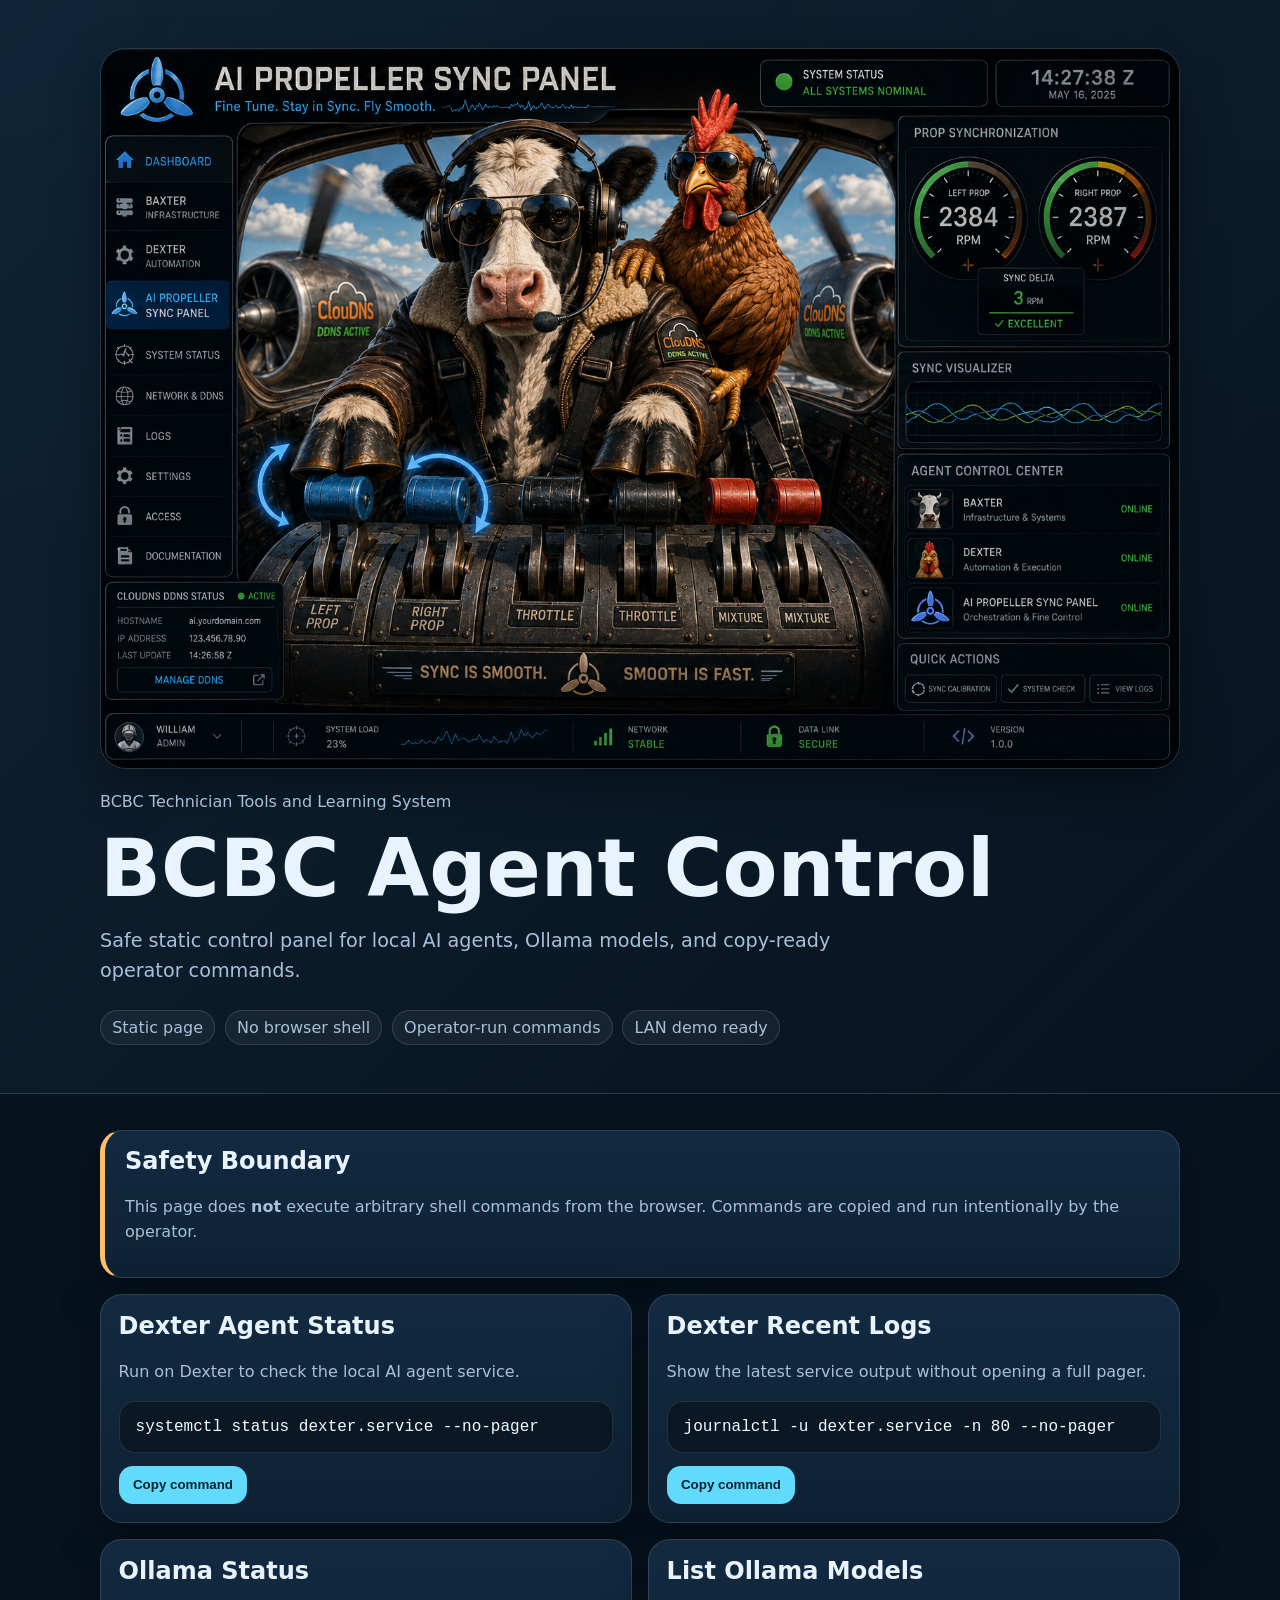
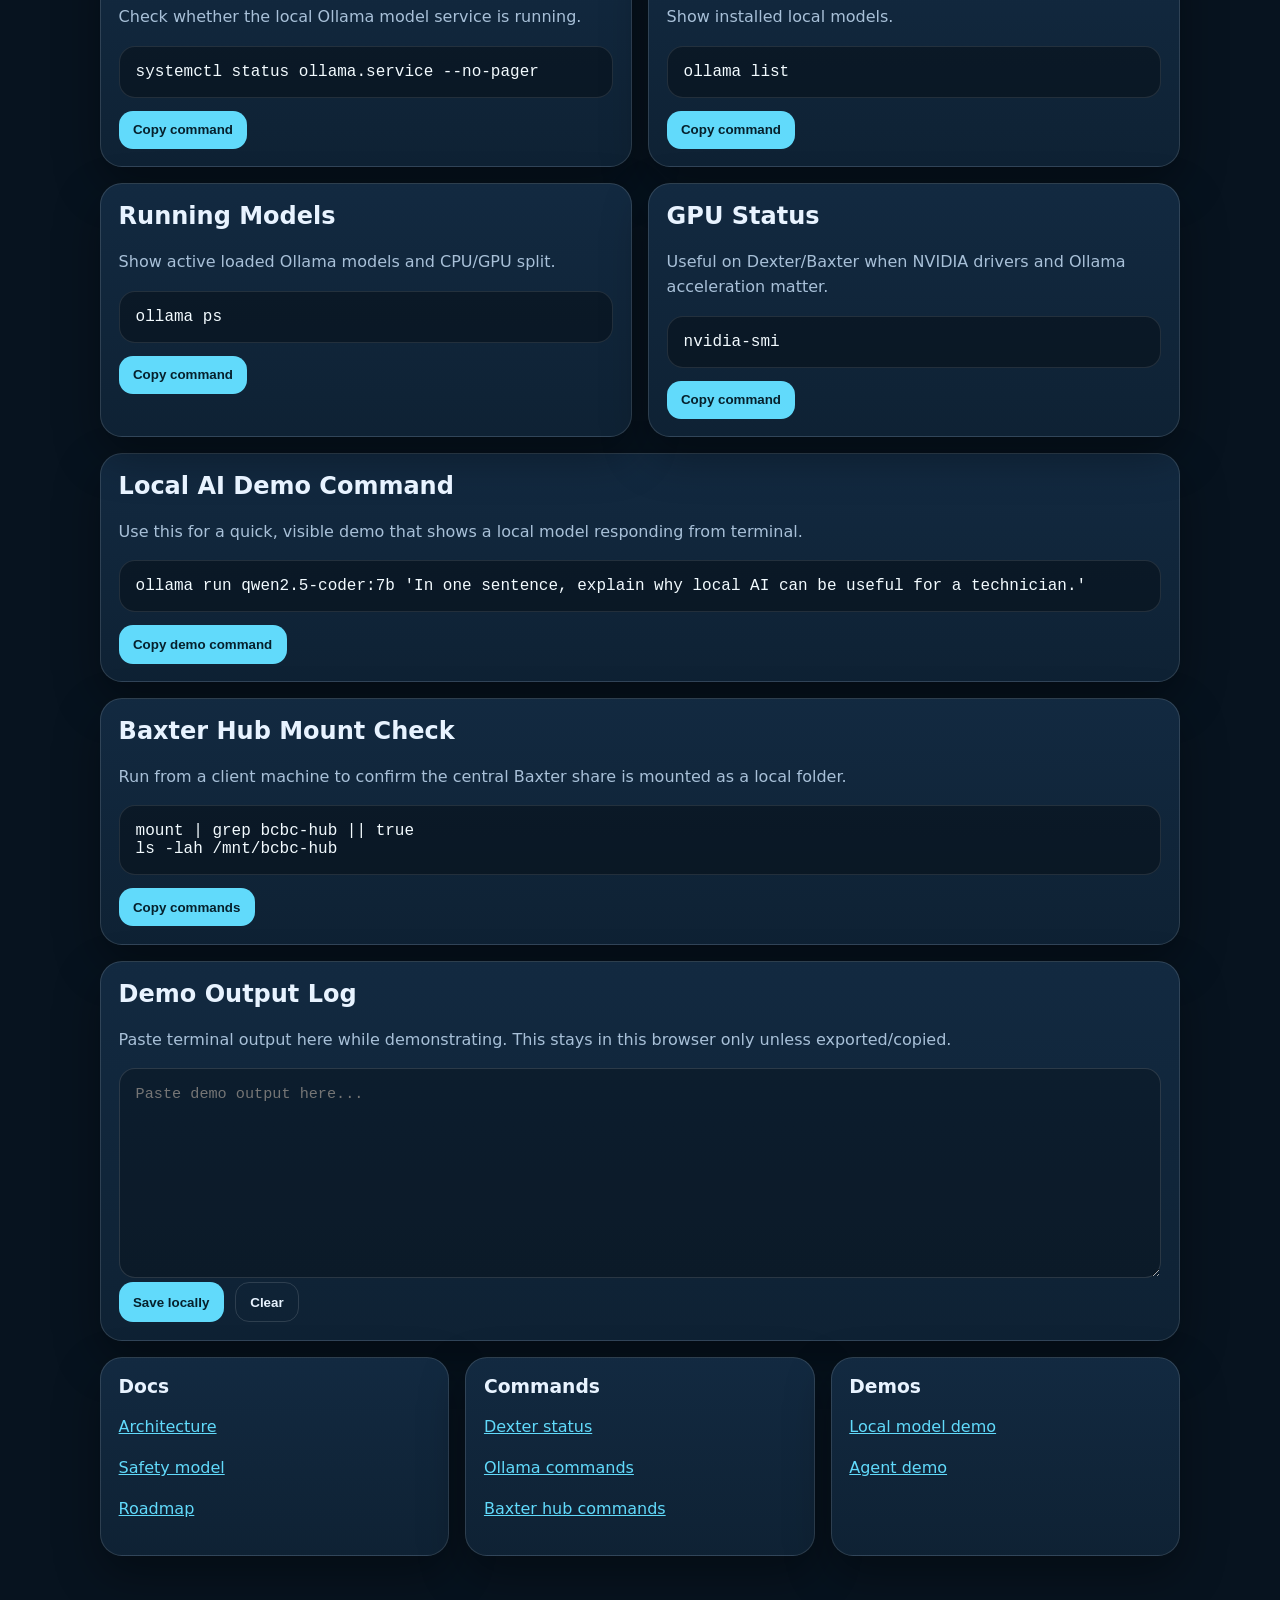
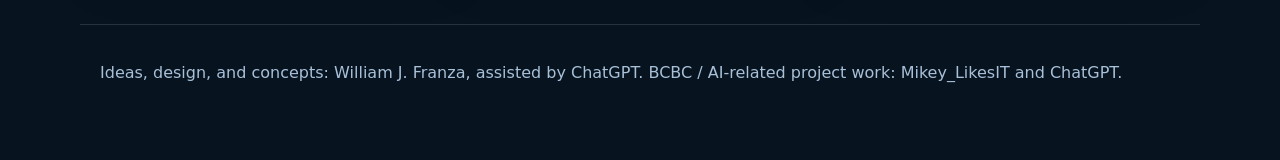
<file: index.html>
<!doctype html>
<html lang="en">
<head>
  <meta charset="utf-8">
  <meta name="viewport" content="width=device-width, initial-scale=1">
  <title>BCBC Agent Control</title>
  <meta name="description" content="Safe static control panel for BCBC local AI agents and Ollama systems.">
  <link rel="stylesheet" href="assets/css/site.css">
</head>
<body>
  <header class="hero">
    <div class="hero-inner">
      <div class="banner-card">
        <img src="assets/img/agent-control-top.png" alt="BCBC Agent Control cockpit banner">
      </div>
      <p class="eyebrow">BCBC Technician Tools and Learning System</p>
      <h1>BCBC Agent Control</h1>
      <p class="lede">Safe static control panel for local AI agents, Ollama models, and copy-ready operator commands.</p>
      <div class="status-strip">
        <span>Static page</span>
        <span>No browser shell</span>
        <span>Operator-run commands</span>
        <span>LAN demo ready</span>
      </div>
    </div>
  </header>

  <main class="wrap">
    <section class="notice">
      <h2>Safety Boundary</h2>
      <p>This page does <strong>not</strong> execute arbitrary shell commands from the browser. Commands are copied and run intentionally by the operator.</p>
    </section>

    <section class="grid two">
      <article class="card">
        <h2>Dexter Agent Status</h2>
        <p>Run on Dexter to check the local AI agent service.</p>
        <pre><code>systemctl status dexter.service --no-pager</code></pre>
        <button data-copy="systemctl status dexter.service --no-pager">Copy command</button>
      </article>

      <article class="card">
        <h2>Dexter Recent Logs</h2>
        <p>Show the latest service output without opening a full pager.</p>
        <pre><code>journalctl -u dexter.service -n 80 --no-pager</code></pre>
        <button data-copy="journalctl -u dexter.service -n 80 --no-pager">Copy command</button>
      </article>

      <article class="card">
        <h2>Ollama Status</h2>
        <p>Check whether the local Ollama model service is running.</p>
        <pre><code>systemctl status ollama.service --no-pager</code></pre>
        <button data-copy="systemctl status ollama.service --no-pager">Copy command</button>
      </article>

      <article class="card">
        <h2>List Ollama Models</h2>
        <p>Show installed local models.</p>
        <pre><code>ollama list</code></pre>
        <button data-copy="ollama list">Copy command</button>
      </article>

      <article class="card">
        <h2>Running Models</h2>
        <p>Show active loaded Ollama models and CPU/GPU split.</p>
        <pre><code>ollama ps</code></pre>
        <button data-copy="ollama ps">Copy command</button>
      </article>

      <article class="card">
        <h2>GPU Status</h2>
        <p>Useful on Dexter/Baxter when NVIDIA drivers and Ollama acceleration matter.</p>
        <pre><code>nvidia-smi</code></pre>
        <button data-copy="nvidia-smi">Copy command</button>
      </article>
    </section>

    <section class="card wide">
      <h2>Local AI Demo Command</h2>
      <p>Use this for a quick, visible demo that shows a local model responding from terminal.</p>
      <pre><code>ollama run qwen2.5-coder:7b 'In one sentence, explain why local AI can be useful for a technician.'</code></pre>
      <button data-copy="ollama run qwen2.5-coder:7b 'In one sentence, explain why local AI can be useful for a technician.'">Copy demo command</button>
    </section>

    <section class="card wide">
      <h2>Baxter Hub Mount Check</h2>
      <p>Run from a client machine to confirm the central Baxter share is mounted as a local folder.</p>
      <pre><code>mount | grep bcbc-hub || true
ls -lah /mnt/bcbc-hub</code></pre>
      <button data-copy="mount | grep bcbc-hub || true&#10;ls -lah /mnt/bcbc-hub">Copy commands</button>
    </section>

    <section class="card wide">
      <h2>Demo Output Log</h2>
      <p>Paste terminal output here while demonstrating. This stays in this browser only unless exported/copied.</p>
      <textarea id="demoLog" spellcheck="false" placeholder="Paste demo output here..."></textarea>
      <div class="button-row">
        <button id="saveLog">Save locally</button>
        <button id="clearLog" class="secondary">Clear</button>
      </div>
    </section>

    <section class="grid three">
      <article class="mini">
        <h3>Docs</h3>
        <p><a href="docs/architecture.md">Architecture</a></p>
        <p><a href="docs/safety-model.md">Safety model</a></p>
        <p><a href="docs/roadmap.md">Roadmap</a></p>
      </article>
      <article class="mini">
        <h3>Commands</h3>
        <p><a href="commands/dexter-status.md">Dexter status</a></p>
        <p><a href="commands/ollama-commands.md">Ollama commands</a></p>
        <p><a href="commands/baxter-hub-commands.md">Baxter hub commands</a></p>
      </article>
      <article class="mini">
        <h3>Demos</h3>
        <p><a href="demos/local-model-demo.md">Local model demo</a></p>
        <p><a href="demos/agent-demo.md">Agent demo</a></p>
      </article>
    </section>
  </main>

  <footer>
    <p>Ideas, design, and concepts: William J. Franza, assisted by ChatGPT. BCBC / AI-related project work: Mikey_LikesIT and ChatGPT.</p>
  </footer>

  <script src="assets/js/app.js"></script>
</body>
</html>
</file>
<file: assets/css/site.css>
:root {
  --bg: #07131f;
  --panel: #0f2335;
  --panel-2: #132b42;
  --text: #e8f3ff;
  --muted: #a8c0d8;
  --line: rgba(255,255,255,.13);
  --accent: #61dafb;
  --accent-2: #91f2b8;
  --danger: #ffbf69;
  --shadow: 0 18px 45px rgba(0,0,0,.35);
}

* { box-sizing: border-box; }

body {
  margin: 0;
  font-family: system-ui, -apple-system, BlinkMacSystemFont, "Segoe UI", sans-serif;
  background:
    radial-gradient(circle at top left, rgba(97,218,251,.18), transparent 34rem),
    radial-gradient(circle at top right, rgba(145,242,184,.12), transparent 32rem),
    var(--bg);
  color: var(--text);
}

a { color: var(--accent); }

.hero {
  border-bottom: 1px solid var(--line);
  background: linear-gradient(135deg, rgba(15,35,53,.95), rgba(7,19,31,.88));
}

.hero-inner {
  max-width: 1120px;
  margin: 0 auto;
  padding: 3rem 1.25rem;
}


.banner-card {
  margin: 0 0 1.35rem;
  border-radius: 26px;
  border: 1px solid var(--line);
  overflow: hidden;
  box-shadow: var(--shadow);
  background: rgba(0,0,0,.22);
}

.banner-card img {
  display: block;
  width: 100%;
  height: auto;
}
\n.eyebrow {
  color: var(--accent-2);
  text-transform: uppercase;
  letter-spacing: .15em;
  font-size: .78rem;
  font-weight: 700;
}

h1 {
  margin: .25rem 0;
  font-size: clamp(2.2rem, 7vw, 5rem);
  line-height: .95;
}

.lede {
  max-width: 760px;
  color: var(--muted);
  font-size: 1.2rem;
}

.status-strip {
  display: flex;
  flex-wrap: wrap;
  gap: .6rem;
  margin-top: 1.5rem;
}

.status-strip span {
  border: 1px solid var(--line);
  border-radius: 999px;
  padding: .45rem .7rem;
  background: rgba(255,255,255,.05);
  color: var(--muted);
}

.wrap {
  max-width: 1120px;
  margin: 0 auto;
  padding: 1.25rem;
}

.notice, .card, .mini {
  background: linear-gradient(180deg, rgba(19,43,66,.96), rgba(15,35,53,.96));
  border: 1px solid var(--line);
  border-radius: 22px;
  box-shadow: var(--shadow);
}

.notice {
  padding: 1rem 1.25rem;
  border-left: 5px solid var(--danger);
  margin: 1rem 0;
}

.grid {
  display: grid;
  gap: 1rem;
  margin: 1rem 0;
}

.two { grid-template-columns: repeat(2, minmax(0, 1fr)); }
.three { grid-template-columns: repeat(3, minmax(0, 1fr)); }

.card, .mini {
  padding: 1.1rem;
}

.card.wide {
  margin: 1rem 0;
}

h2, h3 {
  margin-top: 0;
}

p {
  color: var(--muted);
  line-height: 1.55;
}

pre {
  overflow-x: auto;
  background: rgba(0,0,0,.33);
  border: 1px solid rgba(255,255,255,.1);
  border-radius: 16px;
  padding: 1rem;
}

code {
  color: #f3fbff;
  font-family: ui-monospace, SFMono-Regular, Menlo, Consolas, monospace;
}

button {
  border: 0;
  border-radius: 14px;
  padding: .72rem .9rem;
  background: var(--accent);
  color: #06202c;
  font-weight: 800;
  cursor: pointer;
}

button.secondary {
  background: transparent;
  color: var(--text);
  border: 1px solid var(--line);
}

.button-row {
  display: flex;
  gap: .7rem;
  flex-wrap: wrap;
}

textarea {
  width: 100%;
  min-height: 210px;
  border-radius: 16px;
  border: 1px solid var(--line);
  background: rgba(0,0,0,.25);
  color: var(--text);
  padding: 1rem;
  font: 0.95rem ui-monospace, SFMono-Regular, Menlo, Consolas, monospace;
  resize: vertical;
}

footer {
  max-width: 1120px;
  margin: 2rem auto;
  padding: 1.25rem;
  color: var(--muted);
  border-top: 1px solid var(--line);
}

@media (max-width: 780px) {
  .two, .three { grid-template-columns: 1fr; }
  .hero-inner { padding: 2rem 1rem; }
}
</file>
